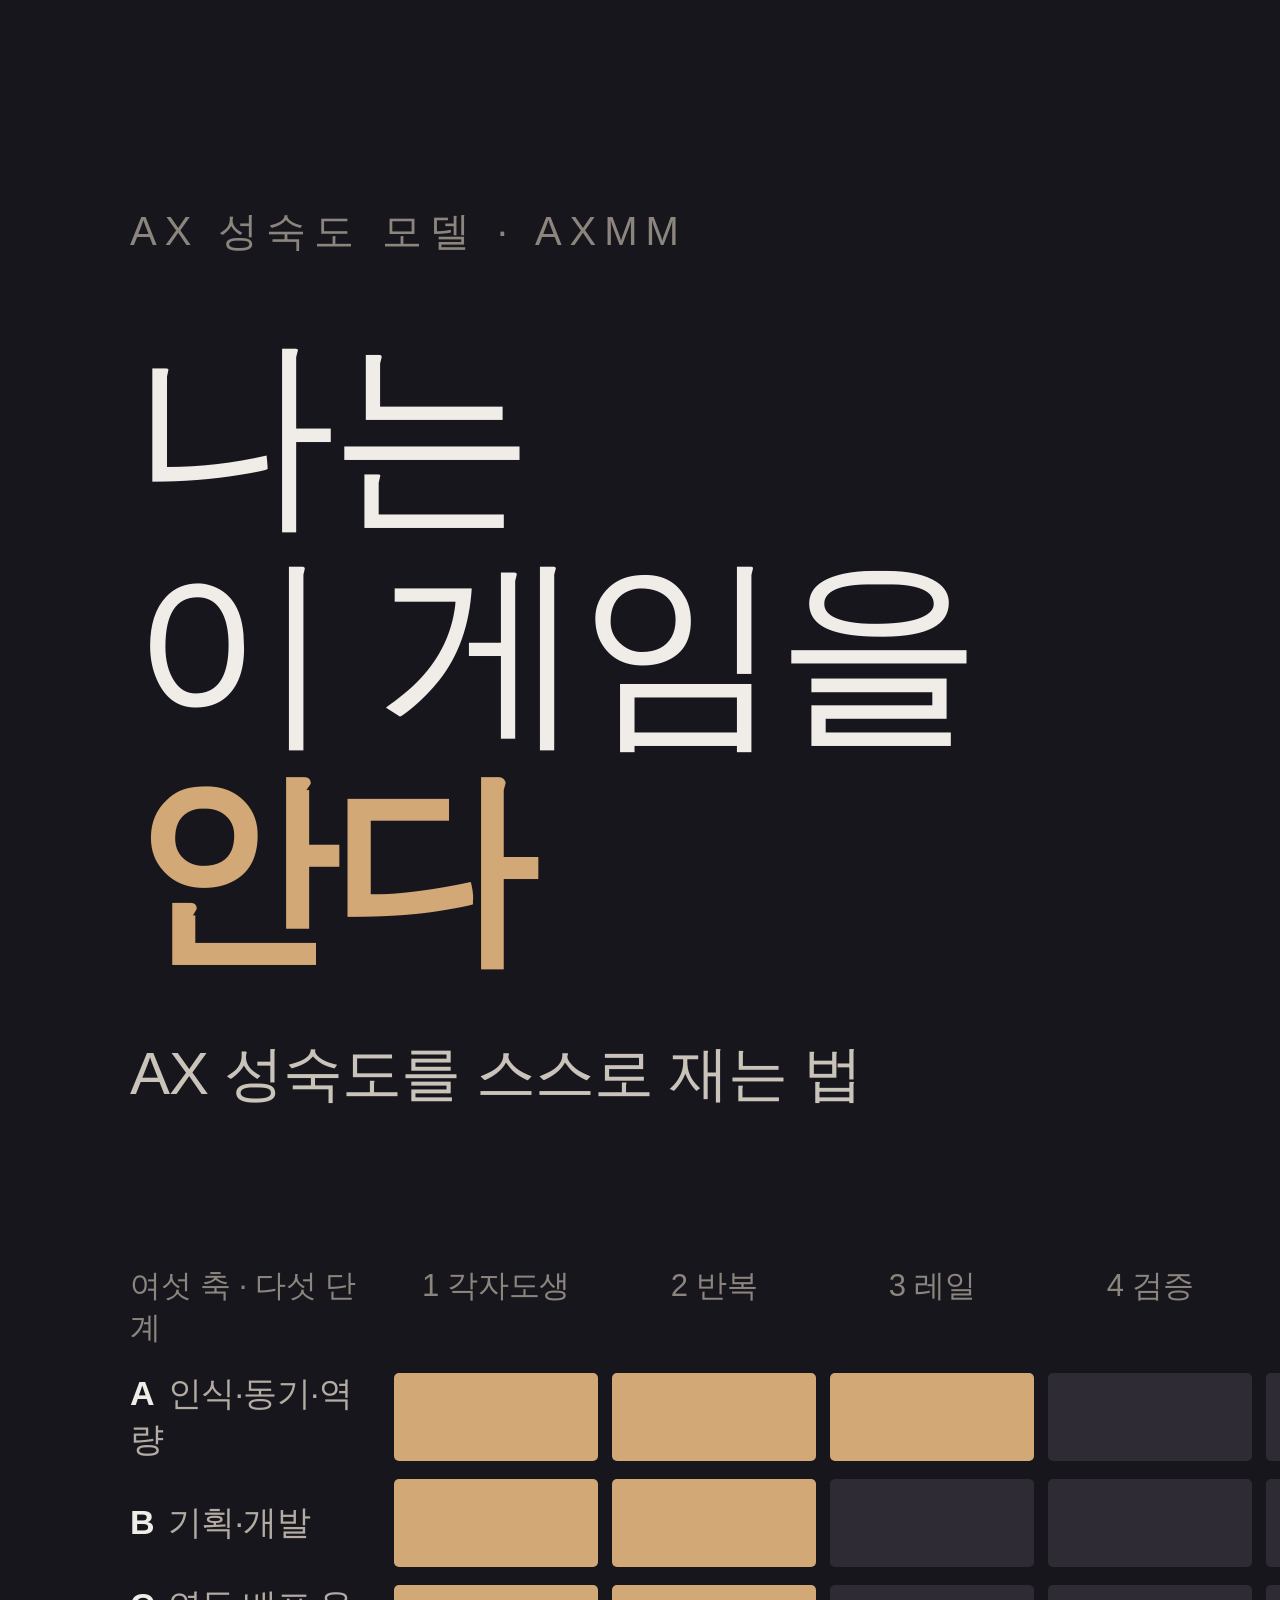
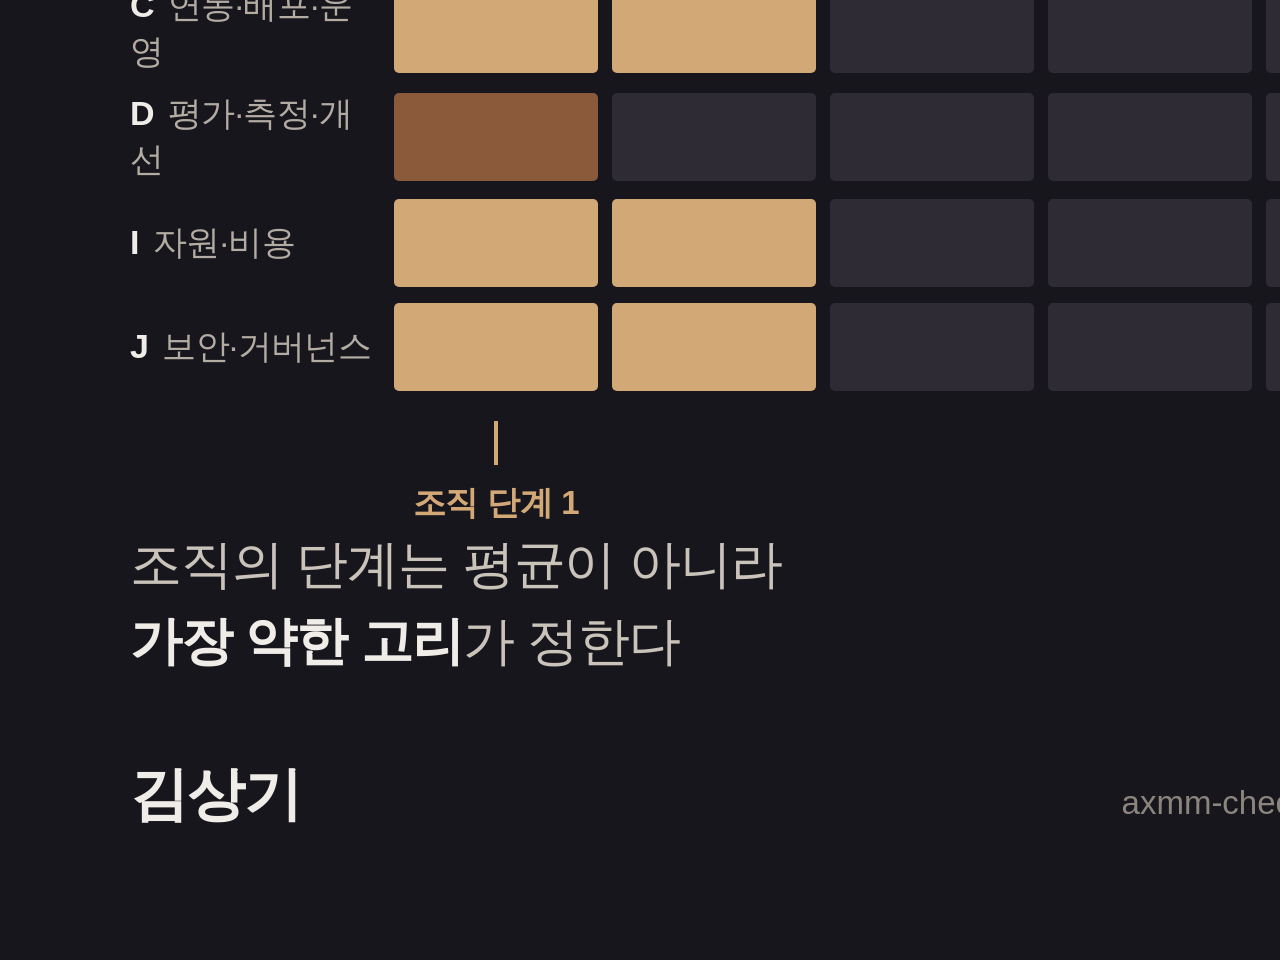
<file: site/cover.html>
<!doctype html>
<html lang="ko">
<head>
<meta charset="utf-8" />
<title>나는 이 게임을 안다: 표지</title>
<style>
  /* 표지 원본. scripts/build_cover.py가 이 파일을 1600×2560으로 렌더한다.
     표지의 그리드는 장식이 아니라 이 책의 주장이다 — 여섯 축이 각자
     어디까지 왔는지 보여주고, 조직의 단계는 그중 가장 낮은 축이 정한다.
     그래서 축 이름과 단계 번호를 실제로 적고, 최소값에 선을 세운다. */
  :root{
    --bg:#17161d;
    --ink:#f0ede8;
    --dim:#8b857d;
    --have:#d3a877;      /* 보유 */
    --weak:#8a5a3b;      /* 가장 약한 고리 */
    --grid:#2e2b35;      /* 아직 아닌 칸 */
  }
  *{box-sizing:border-box; margin:0; padding:0}
  html{-webkit-text-size-adjust:100%; text-size-adjust:100%}
  body{
    width:1600px; height:2560px; background:var(--bg); color:var(--ink);
    font-family:"Apple SD Gothic Neo","Pretendard","Noto Sans KR",sans-serif;
    -webkit-font-smoothing:antialiased;
    display:flex; flex-direction:column;
    padding:150px 130px 130px;
  }

  /* 위쪽 얇은 선 하나로 판을 잡는다 */
  .rule{height:3px; background:var(--have); width:190px; margin-bottom:54px}

  .kicker{
    font-size:40px; letter-spacing:.20em; color:var(--dim);
    font-weight:500; margin-bottom:64px;
  }

  h1{
    font-size:206px; line-height:1.06; font-weight:200;
    letter-spacing:-.035em; margin-bottom:56px;
  }
  h1 b{font-weight:600}
  h1 .accent{color:var(--have); font-weight:600}

  .subtitle{
    font-size:60px; font-weight:300; color:#c9c3ba;
    letter-spacing:-.015em; margin-bottom:26px;
  }

  /* ── 진단표 ── */
  .matrix{margin-top:124px}
  .stages{
    display:grid; grid-template-columns:250px repeat(5, 1fr);
    gap:14px; margin-bottom:22px;
  }
  .stages span{
    font-size:31px; color:var(--dim); font-weight:500;
    text-align:center; letter-spacing:-.01em;
  }
  .stages span:first-child{text-align:left}

  .row{
    display:grid; grid-template-columns:250px repeat(5, 1fr);
    gap:14px; margin-bottom:16px; align-items:center;
  }
  .axis{font-size:34px; color:#b3aca3; font-weight:400; letter-spacing:-.02em}
  .axis b{color:var(--ink); font-weight:600; margin-right:14px}
  .cell{height:88px; border-radius:5px; background:var(--grid)}
  .cell.have{background:var(--have)}
  .cell.weak{background:var(--weak)}

  /* 가장 약한 고리에 세우는 선. 조직의 단계가 여기서 결정된다. */
  .verdict{
    display:grid; grid-template-columns:250px repeat(5, 1fr);
    gap:14px; margin-top:30px;
  }
  .verdict .mark{grid-column:2; text-align:center}
  .verdict .mark i{
    display:block; width:4px; height:44px; background:var(--have);
    margin:0 auto 16px;
  }
  .verdict .mark span{
    font-size:33px; color:var(--have); font-weight:600; white-space:nowrap;
    letter-spacing:-.01em;
  }

  /* ── 아래쪽 ── */
  footer{margin-top:auto}
  .claim{
    font-size:52px; line-height:1.48; font-weight:300; color:#c9c3ba;
    letter-spacing:-.02em; margin-bottom:76px;
  }
  .claim b{color:var(--ink); font-weight:600}
  .byline{display:flex; align-items:baseline; justify-content:space-between}
  .byline .who{font-size:58px; font-weight:600; letter-spacing:-.02em}
  .byline .url{font-size:33px; color:var(--dim); font-weight:400}
</style>
</head>
<body>
  <div class="rule"></div>
  <p class="kicker">AX 성숙도 모델 · AXMM</p>

  <h1>나는<br />이 게임을<br /><span class="accent">안다</span></h1>
  <p class="subtitle">AX 성숙도를 스스로 재는 법</p>

  <div class="matrix">
    <div class="stages">
      <span>여섯 축 · 다섯 단계</span>
      <span>1 각자도생</span><span>2 반복</span><span>3 레일</span>
      <span>4 검증</span><span>5 진화</span>
    </div>

    <div class="row"><p class="axis"><b>A</b>인식·동기·역량</p>
      <i class="cell have"></i><i class="cell have"></i><i class="cell have"></i><i class="cell"></i><i class="cell"></i></div>
    <div class="row"><p class="axis"><b>B</b>기획·개발</p>
      <i class="cell have"></i><i class="cell have"></i><i class="cell"></i><i class="cell"></i><i class="cell"></i></div>
    <div class="row"><p class="axis"><b>C</b>연동·배포·운영</p>
      <i class="cell have"></i><i class="cell have"></i><i class="cell"></i><i class="cell"></i><i class="cell"></i></div>
    <div class="row"><p class="axis"><b>D</b>평가·측정·개선</p>
      <i class="cell weak"></i><i class="cell"></i><i class="cell"></i><i class="cell"></i><i class="cell"></i></div>
    <div class="row"><p class="axis"><b>I</b>자원·비용</p>
      <i class="cell have"></i><i class="cell have"></i><i class="cell"></i><i class="cell"></i><i class="cell"></i></div>
    <div class="row"><p class="axis"><b>J</b>보안·거버넌스</p>
      <i class="cell have"></i><i class="cell have"></i><i class="cell"></i><i class="cell"></i><i class="cell"></i></div>

    <div class="verdict">
      <p class="mark"><i></i><span>조직 단계 1</span></p>
    </div>
  </div>

  <footer>
    <p class="claim">조직의 단계는 평균이 아니라<br /><b>가장 약한 고리</b>가 정한다</p>
    <p class="byline"><span class="who">김상기</span><span class="url">axmm-check.vercel.app</span></p>
  </footer>
</body>
</html>
</file>
